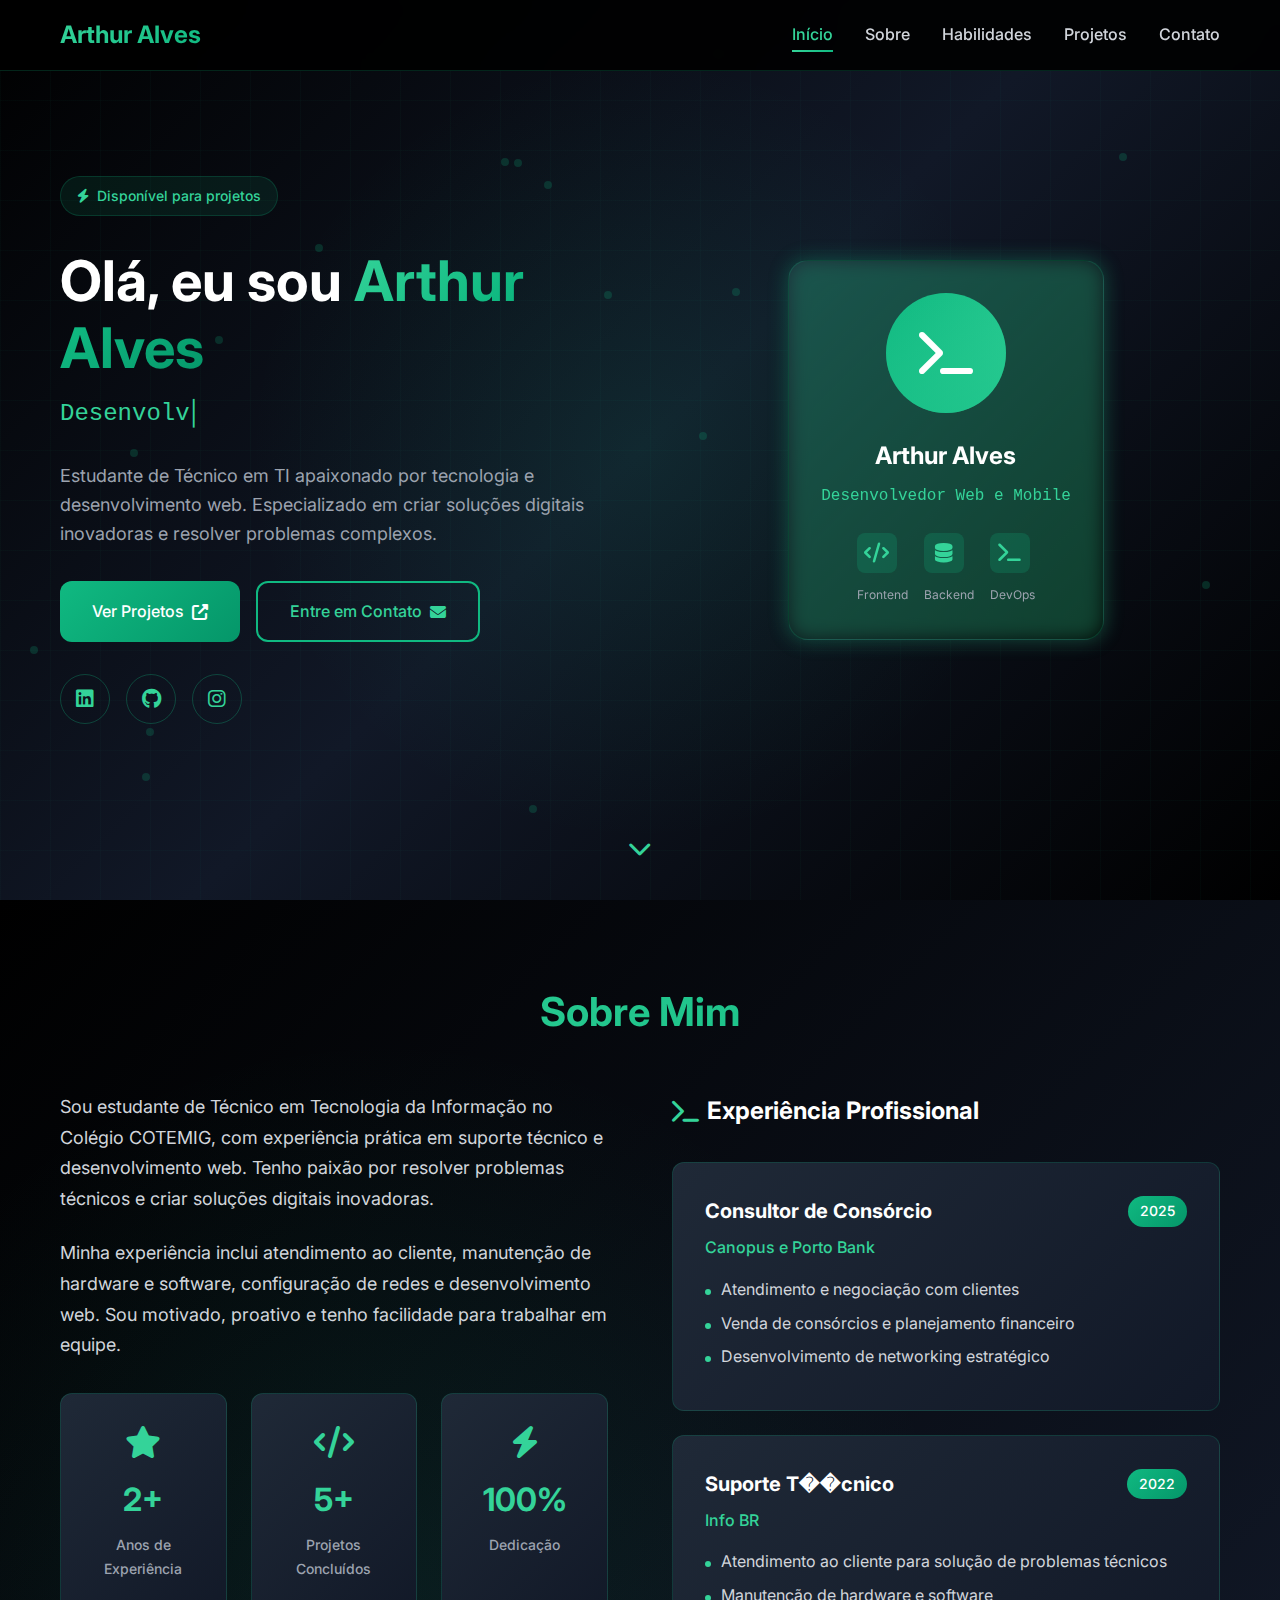
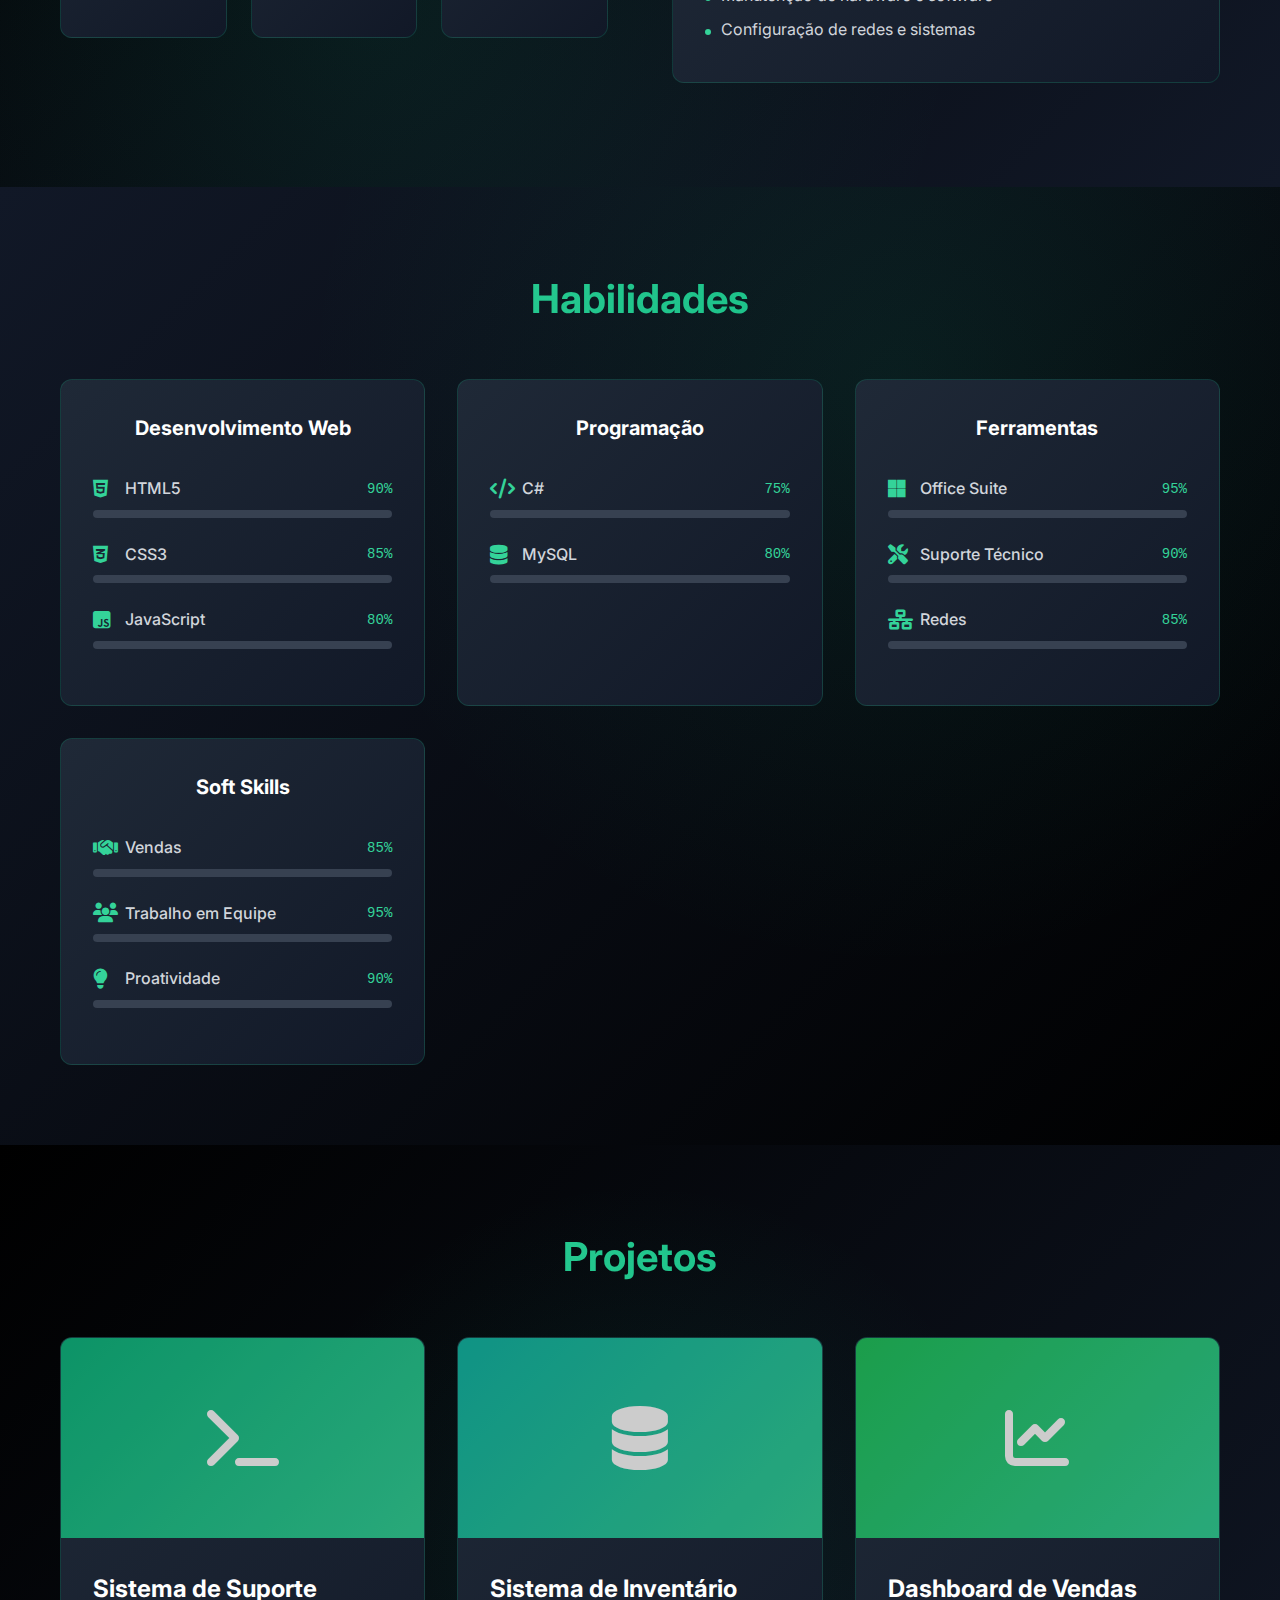
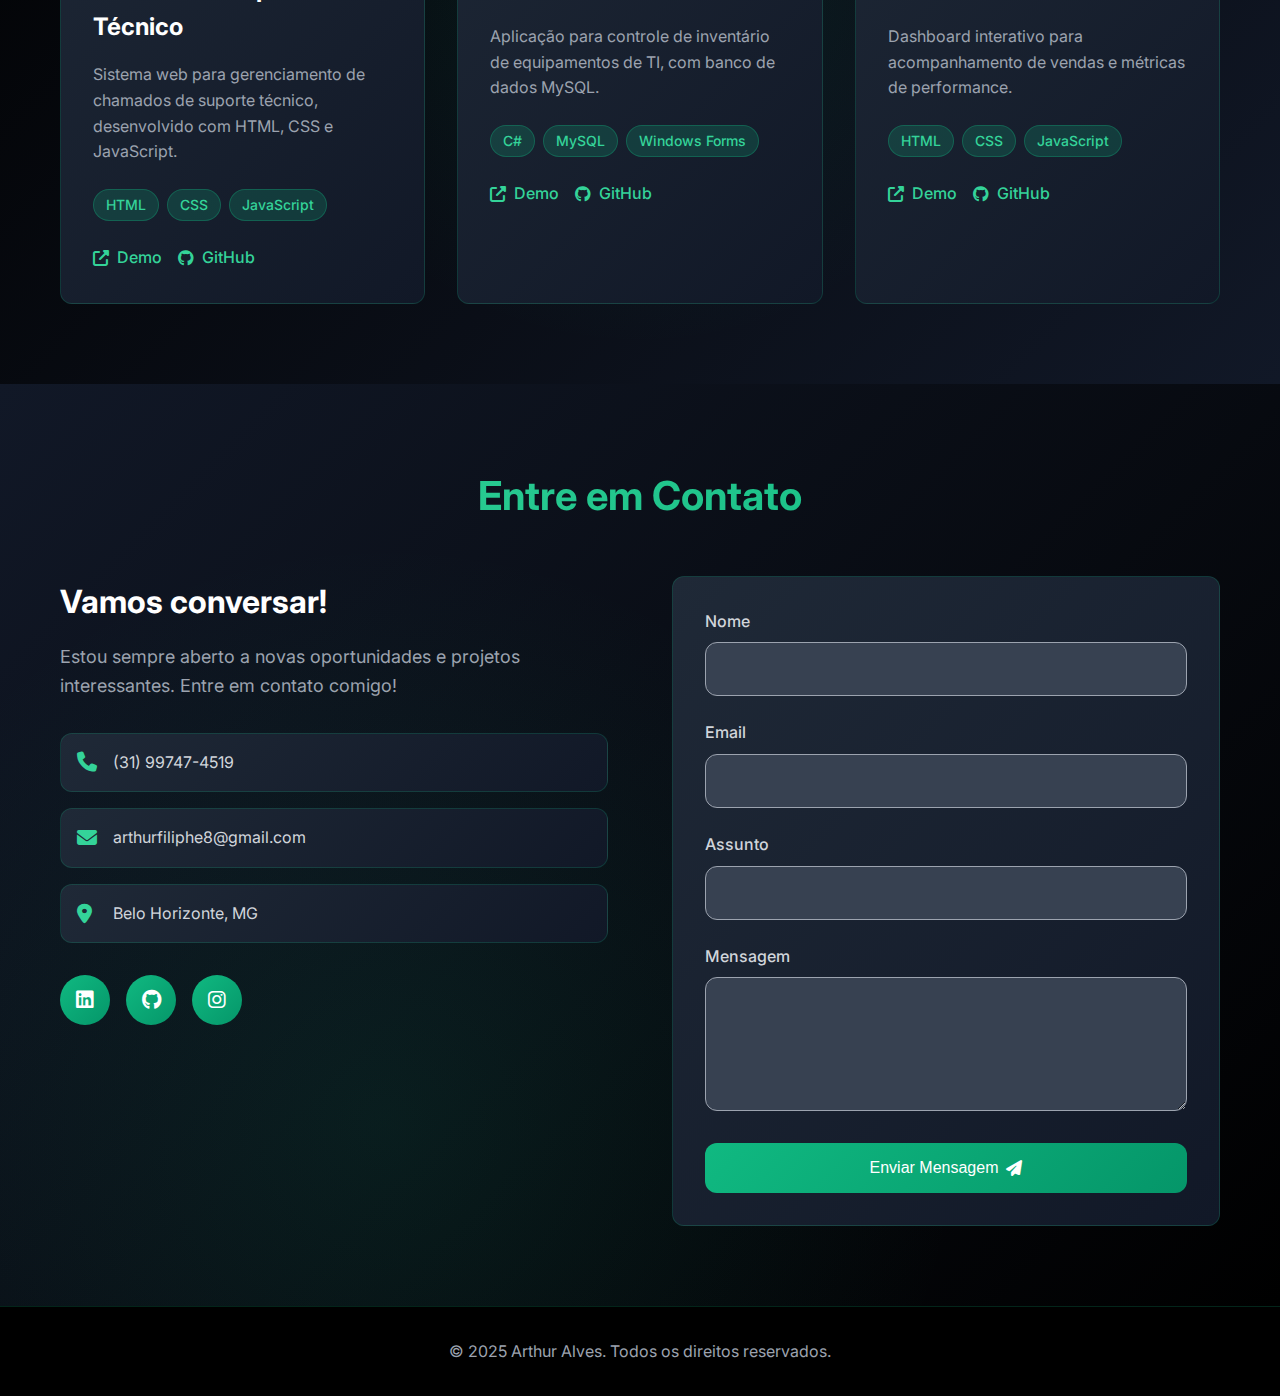
<file: index.html>
<!DOCTYPE html>
<html lang="pt-BR">
<head>
    <meta charset="UTF-8">
    <meta name="viewport" content="width=device-width, initial-scale=1.0">
    <title>Arthur Alves - Desenvolvedor Web e Mobile</title>
    <link rel="stylesheet" href="styles.css">
    <link href="https://fonts.googleapis.com/css2?family=Inter:wght@300;400;500;600;700&display=swap" rel="stylesheet">
    <link rel="stylesheet" href="https://cdnjs.cloudflare.com/ajax/libs/font-awesome/6.4.0/css/all.min.css">
</head>
<body>
    <!-- Navigation -->
    <nav class="navbar">
        <div class="nav-container">
            <div class="nav-logo">
                <a href="#home">Arthur Alves</a>
            </div>
            <ul class="nav-menu">
                <li class="nav-item">
                    <a href="#home" class="nav-link active">Início</a>
                </li>
                <li class="nav-item">
                    <a href="#about" class="nav-link">Sobre</a>
                </li>
                <li class="nav-item">
                    <a href="#skills" class="nav-link">Habilidades</a>
                </li>
                <li class="nav-item">
                    <a href="#projects" class="nav-link">Projetos</a>
                </li>
                <li class="nav-item">
                    <a href="#contact" class="nav-link">Contato</a>
                </li>
            </ul>
            <div class="hamburger">
                <span class="bar"></span>
                <span class="bar"></span>
                <span class="bar"></span>
            </div>
        </div>
    </nav>

    <!-- Hero Section -->
    <section id="home" class="hero">
        <div class="floating-particles"></div>
        <div class="grid-pattern"></div>
        <div class="hero-container">
            <div class="hero-content">
                <div class="hero-badge">
                    <i class="fas fa-bolt"></i>
                    <span>Disponível para projetos</span>
                </div>
                <h1 class="hero-title">
                    Olá, eu sou <span class="highlight">Arthur Alves</span>
                </h1>
                <div class="hero-subtitle">
                    <span class="typed-text"></span>
                    <span class="cursor">|</span>
                </div>
                <p class="hero-description">
                    Estudante de Técnico em TI apaixonado por tecnologia e desenvolvimento web. 
                    Especializado em criar soluções digitais inovadoras e resolver problemas complexos.
                </p>
                <div class="hero-buttons">
                    <a href="#projects" class="btn btn-primary">
                        <span>Ver Projetos</span>
                        <i class="fas fa-external-link-alt"></i>
                    </a>
                    <a href="#contact" class="btn btn-secondary">
                        <span>Entre em Contato</span>
                        <i class="fas fa-envelope"></i>
                    </a>
                </div>
                <div class="social-links">
                    <a href="https://www.linkedin.com/in/arthur-alves-809288302/" target="_blank" class="social-link">
                        <i class="fab fa-linkedin"></i>
                    </a>
                    <a href="https://github.com/arthuralvesmf" target="_blank" class="social-link">
                        <i class="fab fa-github"></i>
                    </a>
                    <a href="http://instagram.com/alvesgwy" target="_blank" class="social-link">
                        <i class="fab fa-instagram"></i>
                    </a>
                </div>
            </div>
            <div class="hero-image">
                <div class="profile-card">
                    <div class="profile-avatar">
                        <i class="fas fa-terminal"></i>
                        <div class="status-indicator"></div>
                    </div>
                    <div class="profile-info">
                        <h3>Arthur Alves</h3>
                        <p>Desenvolvedor Web e Mobile</p>
                    </div>
                    <div class="skill-icons">
                        <div class="skill-icon">
                            <i class="fas fa-code"></i>
                            <span>Frontend</span>
                        </div>
                        <div class="skill-icon">
                            <i class="fas fa-database"></i>
                            <span>Backend</span>
                        </div>
                        <div class="skill-icon">
                            <i class="fas fa-terminal"></i>
                            <span>DevOps</span>
                        </div>
                    </div>
                </div>
            </div>
        </div>
        <div class="scroll-indicator">
            <i class="fas fa-chevron-down"></i>
        </div>
    </section>

    <!-- About Section -->
    <section id="about" class="about">
        <div class="container">
            <h2 class="section-title">Sobre Mim</h2>
            <div class="about-content">
                <div class="about-text">
                    <p>
                        Sou estudante de Técnico em Tecnologia da Informação no Colégio COTEMIG, 
                        com experiência prática em suporte técnico e desenvolvimento web. 
                        Tenho paixão por resolver problemas técnicos e criar soluções digitais inovadoras.
                    </p>
                    <p>
                        Minha experiência inclui atendimento ao cliente, manutenção de hardware e software, 
                        configuração de redes e desenvolvimento web. Sou motivado, proativo e tenho 
                        facilidade para trabalhar em equipe.
                    </p>
                    <div class="stats-grid">
                        <div class="stat-card">
                            <i class="fas fa-star"></i>
                            <h3>2+</h3>
                            <p>Anos de Experiência</p>
                        </div>
                        <div class="stat-card">
                            <i class="fas fa-code"></i>
                            <h3>5+</h3>
                            <p>Projetos Concluídos</p>
                        </div>
                        <div class="stat-card">
                            <i class="fas fa-bolt"></i>
                            <h3>100%</h3>
                            <p>Dedicação</p>
                        </div>
                    </div>
                </div>
                <div class="experience-section">
                    <h3 class="experience-title">
                        <i class="fas fa-terminal"></i>
                        Experiência Profissional
                    </h3>
                    <div class="experience-item">
                        <div class="experience-header">
                            <h4>Consultor de Consórcio</h4>
                            <span class="experience-year">2025</span>
                        </div>
                        <p class="experience-company">Canopus e Porto Bank</p>
                        <ul class="experience-tasks">
                            <li>Atendimento e negociação com clientes</li>
                            <li>Venda de consórcios e planejamento financeiro</li>
                            <li>Desenvolvimento de networking estratégico</li>
                        </ul>
                    </div>
                    <div class="experience-item">
                        <div class="experience-header">
                            <h4>Suporte T��cnico</h4>
                            <span class="experience-year">2022</span>
                        </div>
                        <p class="experience-company">Info BR</p>
                        <ul class="experience-tasks">
                            <li>Atendimento ao cliente para solução de problemas técnicos</li>
                            <li>Manutenção de hardware e software</li>
                            <li>Configuração de redes e sistemas</li>
                        </ul>
                    </div>
                </div>
            </div>
        </div>
    </section>

    <!-- Skills Section -->
    <section id="skills" class="skills">
        <div class="container">
            <h2 class="section-title">Habilidades</h2>
            <div class="skills-grid">
                <div class="skill-category">
                    <h3>Desenvolvimento Web</h3>
                    <div class="skill-item">
                        <div class="skill-info">
                            <i class="fab fa-html5"></i>
                            <span>HTML5</span>
                            <span class="skill-percentage">90%</span>
                        </div>
                        <div class="skill-bar">
                            <div class="skill-progress" data-width="90"></div>
                        </div>
                    </div>
                    <div class="skill-item">
                        <div class="skill-info">
                            <i class="fab fa-css3-alt"></i>
                            <span>CSS3</span>
                            <span class="skill-percentage">85%</span>
                        </div>
                        <div class="skill-bar">
                            <div class="skill-progress" data-width="85"></div>
                        </div>
                    </div>
                    <div class="skill-item">
                        <div class="skill-info">
                            <i class="fab fa-js-square"></i>
                            <span>JavaScript</span>
                            <span class="skill-percentage">80%</span>
                        </div>
                        <div class="skill-bar">
                            <div class="skill-progress" data-width="80"></div>
                        </div>
                    </div>
                </div>

                <div class="skill-category">
                    <h3>Programação</h3>
                    <div class="skill-item">
                        <div class="skill-info">
                            <i class="fas fa-code"></i>
                            <span>C#</span>
                            <span class="skill-percentage">75%</span>
                        </div>
                        <div class="skill-bar">
                            <div class="skill-progress" data-width="75"></div>
                        </div>
                    </div>
                    <div class="skill-item">
                        <div class="skill-info">
                            <i class="fas fa-database"></i>
                            <span>MySQL</span>
                            <span class="skill-percentage">80%</span>
                        </div>
                        <div class="skill-bar">
                            <div class="skill-progress" data-width="80"></div>
                        </div>
                    </div>
                </div>

                <div class="skill-category">
                    <h3>Ferramentas</h3>
                    <div class="skill-item">
                        <div class="skill-info">
                            <i class="fab fa-microsoft"></i>
                            <span>Office Suite</span>
                            <span class="skill-percentage">95%</span>
                        </div>
                        <div class="skill-bar">
                            <div class="skill-progress" data-width="95"></div>
                        </div>
                    </div>
                    <div class="skill-item">
                        <div class="skill-info">
                            <i class="fas fa-tools"></i>
                            <span>Suporte Técnico</span>
                            <span class="skill-percentage">90%</span>
                        </div>
                        <div class="skill-bar">
                            <div class="skill-progress" data-width="90"></div>
                        </div>
                    </div>
                    <div class="skill-item">
                        <div class="skill-info">
                            <i class="fas fa-network-wired"></i>
                            <span>Redes</span>
                            <span class="skill-percentage">85%</span>
                        </div>
                        <div class="skill-bar">
                            <div class="skill-progress" data-width="85"></div>
                        </div>
                    </div>
                </div>

                <div class="skill-category">
                    <h3>Soft Skills</h3>
                    <div class="skill-item">
                        <div class="skill-info">
                            <i class="fas fa-handshake"></i>
                            <span>Vendas</span>
                            <span class="skill-percentage">85%</span>
                        </div>
                        <div class="skill-bar">
                            <div class="skill-progress" data-width="85"></div>
                        </div>
                    </div>
                    <div class="skill-item">
                        <div class="skill-info">
                            <i class="fas fa-users"></i>
                            <span>Trabalho em Equipe</span>
                            <span class="skill-percentage">95%</span>
                        </div>
                        <div class="skill-bar">
                            <div class="skill-progress" data-width="95"></div>
                        </div>
                    </div>
                    <div class="skill-item">
                        <div class="skill-info">
                            <i class="fas fa-lightbulb"></i>
                            <span>Proatividade</span>
                            <span class="skill-percentage">90%</span>
                        </div>
                        <div class="skill-bar">
                            <div class="skill-progress" data-width="90"></div>
                        </div>
                    </div>
                </div>
            </div>
        </div>
    </section>

    <!-- Projects Section -->
    <section id="projects" class="projects">
        <div class="container">
            <h2 class="section-title">Projetos</h2>
            <div class="projects-grid">
                <div class="project-card">
                    <div class="project-image project-gradient-1">
                        <i class="fas fa-terminal"></i>
                    </div>
                    <div class="project-content">
                        <h3>Sistema de Suporte Técnico</h3>
                        <p>Sistema web para gerenciamento de chamados de suporte técnico, desenvolvido com HTML, CSS e JavaScript.</p>
                        <div class="project-tech">
                            <span class="tech-tag">HTML</span>
                            <span class="tech-tag">CSS</span>
                            <span class="tech-tag">JavaScript</span>
                        </div>
                        <div class="project-links">
                            <a href="#" class="project-link">
                                <i class="fas fa-external-link-alt"></i>
                                Demo
                            </a>
                            <a href="#" class="project-link">
                                <i class="fab fa-github"></i>
                                GitHub
                            </a>
                        </div>
                    </div>
                </div>

                <div class="project-card">
                    <div class="project-image project-gradient-2">
                        <i class="fas fa-database"></i>
                    </div>
                    <div class="project-content">
                        <h3>Sistema de Inventário</h3>
                        <p>Aplicação para controle de inventário de equipamentos de TI, com banco de dados MySQL.</p>
                        <div class="project-tech">
                            <span class="tech-tag">C#</span>
                            <span class="tech-tag">MySQL</span>
                            <span class="tech-tag">Windows Forms</span>
                        </div>
                        <div class="project-links">
                            <a href="#" class="project-link">
                                <i class="fas fa-external-link-alt"></i>
                                Demo
                            </a>
                            <a href="#" class="project-link">
                                <i class="fab fa-github"></i>
                                GitHub
                            </a>
                        </div>
                    </div>
                </div>

                <div class="project-card">
                    <div class="project-image project-gradient-3">
                        <i class="fas fa-chart-line"></i>
                    </div>
                    <div class="project-content">
                        <h3>Dashboard de Vendas</h3>
                        <p>Dashboard interativo para acompanhamento de vendas e métricas de performance.</p>
                        <div class="project-tech">
                            <span class="tech-tag">HTML</span>
                            <span class="tech-tag">CSS</span>
                            <span class="tech-tag">JavaScript</span>
                        </div>
                        <div class="project-links">
                            <a href="#" class="project-link">
                                <i class="fas fa-external-link-alt"></i>
                                Demo
                            </a>
                            <a href="#" class="project-link">
                                <i class="fab fa-github"></i>
                                GitHub
                            </a>
                        </div>
                    </div>
                </div>
            </div>
        </div>
    </section>

    <!-- Contact Section -->
    <section id="contact" class="contact">
        <div class="container">
            <h2 class="section-title">Entre em Contato</h2>
            <div class="contact-content">
                <div class="contact-info">
                    <h3>Vamos conversar!</h3>
                    <p>Estou sempre aberto a novas oportunidades e projetos interessantes. Entre em contato comigo!</p>
                    
                    <div class="contact-details">
                        <div class="contact-item">
                            <i class="fas fa-phone"></i>
                            <span>(31) 99747-4519</span>
                        </div>
                        <div class="contact-item">
                            <i class="fas fa-envelope"></i>
                            <span>arthurfiliphe8@gmail.com</span>
                        </div>
                        <div class="contact-item">
                            <i class="fas fa-map-marker-alt"></i>
                            <span>Belo Horizonte, MG</span>
                        </div>
                    </div>

                    <div class="contact-social">
                        <a href="https://www.linkedin.com/in/arthur-alves-809288302/" target="_blank" class="social-btn">
                            <i class="fab fa-linkedin"></i>
                        </a>
                        <a href="https://github.com/arthuralvesmf" target="_blank" class="social-btn">
                            <i class="fab fa-github"></i>
                        </a>
                        <a href="http://instagram.com/alvesgwy" target="_blank" class="social-btn">
                            <i class="fab fa-instagram"></i>
                        </a>
                    </div>
                </div>

                <!-- FormSubmit Contact Form -->
                <form class="contact-form" action="https://formsubmit.co/arthurfiliphe8@gmail.com" method="POST">
                    <!-- FormSubmit Configuration -->
                    <input type="hidden" name="_subject" value="Nova mensagem do portfólio - Arthur Alves">
                    <input type="hidden" name="_captcha" value="false">
                    <input type="hidden" name="_template" value="table">
                    <input type="hidden" name="_next" value="https://arthurfiliphe8.github.io/portfolio/obrigado.html">
                    
                    <div class="form-group">
                        <label for="name">Nome</label>
                        <input type="text" id="name" name="name" required>
                    </div>
                    <div class="form-group">
                        <label for="email">Email</label>
                        <input type="email" id="email" name="email" required>
                    </div>
                    <div class="form-group">
                        <label for="subject">Assunto</label>
                        <input type="text" id="subject" name="subject" required>
                    </div>
                    <div class="form-group">
                        <label for="message">Mensagem</label>
                        <textarea id="message" name="message" rows="5" required></textarea>
                    </div>
                    <button type="submit" class="btn btn-primary btn-full">
                        <span>Enviar Mensagem</span>
                        <i class="fas fa-paper-plane"></i>
                    </button>
                </form>
            </div>
        </div>
    </section>

    <!-- Footer -->
    <footer class="footer">
        <div class="container">
            <p>&copy; 2025 Arthur Alves. Todos os direitos reservados.</p>
        </div>
    </footer>

    <script src="script.js"></script>
</body>
</html>
</file>
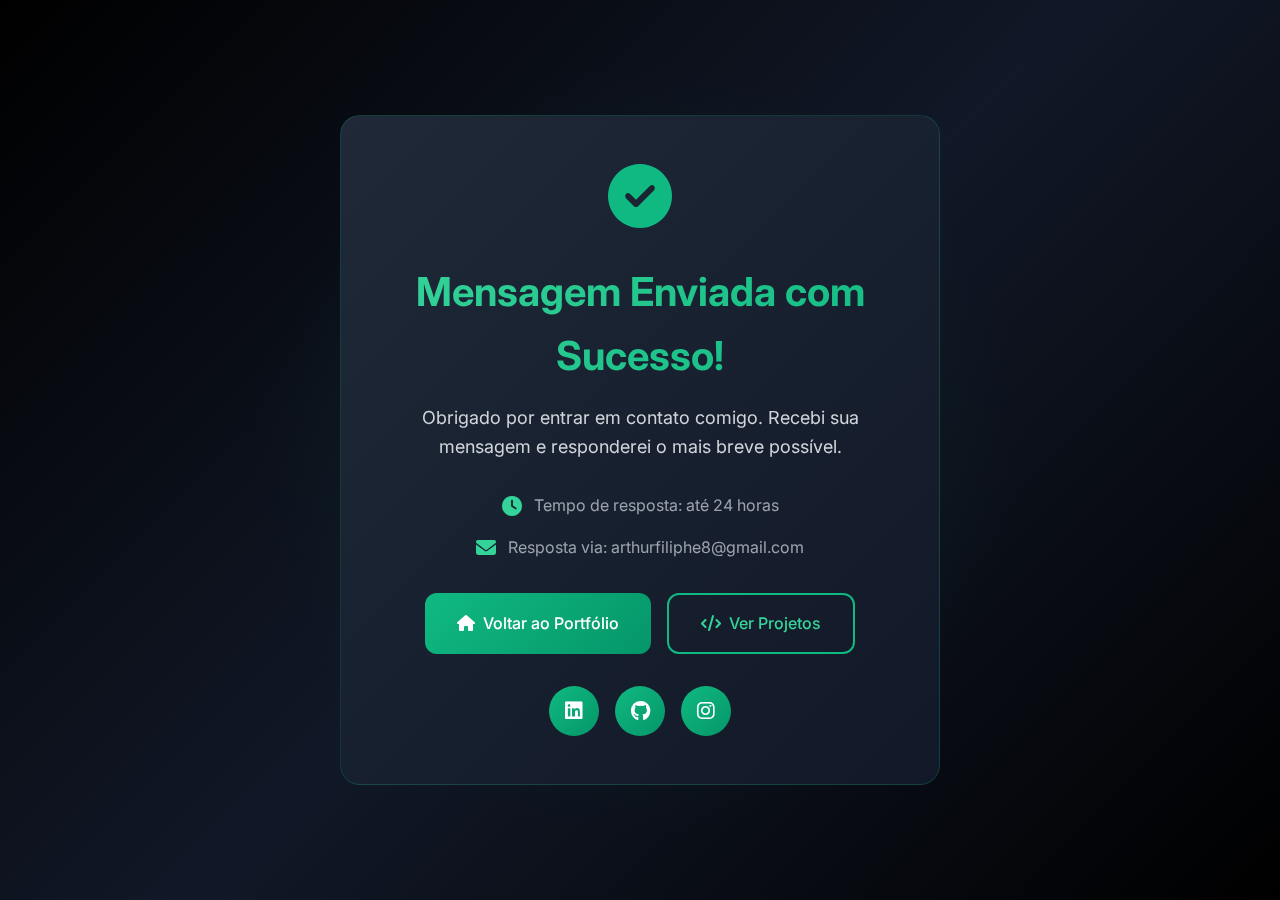
<file: obrigado.html>
<!DOCTYPE html>
<html lang="pt-BR">
<head>
    <meta charset="UTF-8">
    <meta name="viewport" content="width=device-width, initial-scale=1.0">
    <title>Mensagem Enviada - Arthur Alves</title>
    <link rel="stylesheet" href="styles.css">
    <link href="https://fonts.googleapis.com/css2?family=Inter:wght@300;400;500;600;700&display=swap" rel="stylesheet">
    <link rel="stylesheet" href="https://cdnjs.cloudflare.com/ajax/libs/font-awesome/6.4.0/css/all.min.css">
</head>
<body>
    <div class="thank-you-page">
        <div class="thank-you-container">
            <div class="thank-you-content">
                <div class="success-icon">
                    <i class="fas fa-check-circle"></i>
                </div>
                <h1>Mensagem Enviada com Sucesso!</h1>
                <p>Obrigado por entrar em contato comigo. Recebi sua mensagem e responderei o mais breve possível.</p>
                <div class="thank-you-info">
                    <div class="info-item">
                        <i class="fas fa-clock"></i>
                        <span>Tempo de resposta: até 24 horas</span>
                    </div>
                    <div class="info-item">
                        <i class="fas fa-envelope"></i>
                        <span>Resposta via: arthurfiliphe8@gmail.com</span>
                    </div>
                </div>
                <div class="thank-you-buttons">
                    <a href="index.html" class="btn btn-primary">
                        <i class="fas fa-home"></i>
                        <span>Voltar ao Portfólio</span>
                    </a>
                    <a href="index.html#projects" class="btn btn-secondary">
                        <i class="fas fa-code"></i>
                        <span>Ver Projetos</span>
                    </a>
                </div>
                <div class="social-links">
                    <a href="https://www.linkedin.com/in/arthur-alves-809288302/" target="_blank" class="social-btn">
                        <i class="fab fa-linkedin"></i>
                    </a>
                    <a href="https://github.com/arthuralvesmf" target="_blank" class="social-btn">
                        <i class="fab fa-github"></i>
                    </a>
                    <a href="http://instagram.com/alvesgwy" target="_blank" class="social-btn">
                        <i class="fab fa-instagram"></i>
                    </a>
                </div>
            </div>
        </div>
    </div>

    <style>
        .thank-you-page {
            min-height: 100vh;
            background: linear-gradient(135deg, var(--black) 0%, var(--dark-gray) 50%, var(--black) 100%);
            display: flex;
            align-items: center;
            justify-content: center;
            padding: 2rem;
            position: relative;
            overflow: hidden;
        }

        .thank-you-page::before {
            content: '';
            position: absolute;
            top: 0;
            left: 0;
            right: 0;
            bottom: 0;
            background: radial-gradient(circle at 50% 50%, rgba(16, 185, 129, 0.1) 0%, transparent 50%);
        }

        .thank-you-container {
            position: relative;
            z-index: 2;
            max-width: 600px;
            width: 100%;
        }

        .thank-you-content {
            background: linear-gradient(135deg, var(--medium-gray), var(--dark-gray));
            padding: 3rem;
            border-radius: 20px;
            border: 1px solid rgba(16, 185, 129, 0.2);
            text-align: center;
            backdrop-filter: blur(10px);
        }

        .success-icon {
            margin-bottom: 2rem;
        }

        .success-icon i {
            font-size: 4rem;
            color: var(--primary-green);
            animation: pulse 2s infinite;
        }

        .thank-you-content h1 {
            font-size: 2.5rem;
            font-weight: 700;
            margin-bottom: 1rem;
            background: linear-gradient(135deg, var(--accent-green), var(--primary-green));
            -webkit-background-clip: text;
            -webkit-text-fill-color: transparent;
            background-clip: text;
        }

        .thank-you-content p {
            font-size: 1.125rem;
            color: var(--light-text);
            margin-bottom: 2rem;
            line-height: 1.6;
        }

        .thank-you-info {
            margin-bottom: 2rem;
        }

        .info-item {
            display: flex;
            align-items: center;
            justify-content: center;
            gap: 0.75rem;
            margin-bottom: 1rem;
            color: var(--text-gray);
        }

        .info-item i {
            color: var(--accent-green);
            font-size: 1.25rem;
        }

        .thank-you-buttons {
            display: flex;
            gap: 1rem;
            justify-content: center;
            margin-bottom: 2rem;
            flex-wrap: wrap;
        }

        .social-links {
            display: flex;
            gap: 1rem;
            justify-content: center;
        }

        @media (max-width: 768px) {
            .thank-you-content {
                padding: 2rem;
            }

            .thank-you-content h1 {
                font-size: 2rem;
            }

            .thank-you-buttons {
                flex-direction: column;
                align-items: center;
            }

            .btn {
                width: 100%;
                max-width: 250px;
            }
        }
    </style>
</body>
</html>
</file>
<file: styles.css>
/* Reset and Base Styles */
* {
    margin: 0;
    padding: 0;
    box-sizing: border-box;
}

:root {
    /* Green Color Palette */
    --primary-green: #10B981;
    --secondary-green: #059669;
    --accent-green: #34D399;
    --light-green: #6EE7B7;
    --dark-green: #047857;
    
    /* Black and Gray Palette */
    --black: #000000;
    --dark-gray: #111827;
    --medium-gray: #1F2937;
    --light-gray: #374151;
    --text-gray: #9CA3AF;
    --light-text: #D1D5DB;
    --white: #FFFFFF;
    
    /* Effects */
    --shadow: 0 4px 6px -1px rgba(0, 0, 0, 0.1);
    --shadow-lg: 0 20px 25px -5px rgba(0, 0, 0, 0.1);
    --shadow-green: 0 10px 30px rgba(16, 185, 129, 0.3);
    --transition: all 0.3s ease;
    --border-radius: 12px;
}

html {
    scroll-behavior: smooth;
}

body {
    font-family: 'Inter', sans-serif;
    line-height: 1.6;
    color: var(--white);
    background-color: var(--black);
    overflow-x: hidden;
}

.container {
    max-width: 1200px;
    margin: 0 auto;
    padding: 0 20px;
}

/* Navigation */
.navbar {
    position: fixed;
    top: 0;
    width: 100%;
    background: rgba(0, 0, 0, 0.9);
    backdrop-filter: blur(10px);
    z-index: 1000;
    transition: var(--transition);
    border-bottom: 1px solid rgba(16, 185, 129, 0.2);
}

.nav-container {
    max-width: 1200px;
    margin: 0 auto;
    padding: 0 20px;
    display: flex;
    justify-content: space-between;
    align-items: center;
    height: 70px;
}

.nav-logo a {
    font-size: 1.5rem;
    font-weight: 700;
    background: linear-gradient(135deg, var(--accent-green), var(--primary-green));
    -webkit-background-clip: text;
    -webkit-text-fill-color: transparent;
    background-clip: text;
    text-decoration: none;
}

.nav-menu {
    display: flex;
    list-style: none;
    gap: 2rem;
}

.nav-link {
    color: var(--light-text);
    text-decoration: none;
    font-weight: 500;
    transition: var(--transition);
    position: relative;
    padding: 0.5rem 0;
}

.nav-link:hover,
.nav-link.active {
    color: var(--accent-green);
}

.nav-link::after {
    content: '';
    position: absolute;
    bottom: 0;
    left: 0;
    width: 0;
    height: 2px;
    background: linear-gradient(135deg, var(--accent-green), var(--primary-green));
    transition: var(--transition);
}

.nav-link:hover::after,
.nav-link.active::after {
    width: 100%;
}

.hamburger {
    display: none;
    flex-direction: column;
    cursor: pointer;
    gap: 4px;
}

.bar {
    width: 25px;
    height: 3px;
    background: var(--white);
    transition: var(--transition);
    border-radius: 2px;
}

.hamburger.active .bar:nth-child(1) {
    transform: rotate(45deg) translate(5px, 5px);
}

.hamburger.active .bar:nth-child(2) {
    opacity: 0;
}

.hamburger.active .bar:nth-child(3) {
    transform: rotate(-45deg) translate(7px, -6px);
}

/* Hero Section */
.hero {
    position: relative;
    min-height: 100vh;
    display: flex;
    align-items: center;
    justify-content: center;
    overflow: hidden;
    background: linear-gradient(135deg, var(--black) 0%, var(--dark-gray) 50%, var(--black) 100%);
}

.floating-particles {
    position: absolute;
    top: 0;
    left: 0;
    width: 100%;
    height: 100%;
    overflow: hidden;
    pointer-events: none;
}

.floating-particles::before {
    content: '';
    position: absolute;
    top: 0;
    left: 0;
    width: 100%;
    height: 100%;
    background: radial-gradient(circle at 50% 50%, rgba(16, 185, 129, 0.1) 0%, transparent 50%);
}

.grid-pattern {
    position: absolute;
    top: 0;
    left: 0;
    width: 100%;
    height: 100%;
    background-image: 
        linear-gradient(rgba(16, 185, 129, 0.03) 1px, transparent 1px),
        linear-gradient(90deg, rgba(16, 185, 129, 0.03) 1px, transparent 1px);
    background-size: 50px 50px;
}

.hero-container {
    position: relative;
    z-index: 10;
    max-width: 1200px;
    margin: 0 auto;
    padding: 0 20px;
    display: grid;
    grid-template-columns: 1fr 1fr;
    gap: 4rem;
    align-items: center;
}

.hero-content {
    text-align: left;
}

.hero-badge {
    display: inline-flex;
    align-items: center;
    gap: 0.5rem;
    background: rgba(16, 185, 129, 0.1);
    border: 1px solid rgba(16, 185, 129, 0.2);
    border-radius: 50px;
    padding: 0.5rem 1rem;
    color: var(--accent-green);
    font-size: 0.875rem;
    font-weight: 500;
    margin-bottom: 2rem;
}

.hero-badge i {
    animation: pulse 2s infinite;
}

.hero-title {
    font-size: 3.5rem;
    font-weight: 700;
    margin-bottom: 1rem;
    line-height: 1.2;
}

.highlight {
    background: linear-gradient(135deg, var(--accent-green), var(--primary-green), var(--secondary-green));
    -webkit-background-clip: text;
    -webkit-text-fill-color: transparent;
    background-clip: text;
    animation: pulse 3s infinite;
}

.hero-subtitle {
    font-size: 1.5rem;
    margin-bottom: 2rem;
    height: 2rem;
    display: flex;
    align-items: center;
}

.typed-text {
    color: var(--accent-green);
    font-family: 'Courier New', monospace;
}

.cursor {
    color: var(--accent-green);
    animation: blink 1s infinite;
}

.hero-description {
    font-size: 1.125rem;
    color: var(--text-gray);
    margin-bottom: 2rem;
    line-height: 1.6;
    max-width: 600px;
}

.hero-buttons {
    display: flex;
    gap: 1rem;
    margin-bottom: 2rem;
}

.btn {
    display: inline-flex;
    align-items: center;
    gap: 0.5rem;
    padding: 1rem 2rem;
    border-radius: var(--border-radius);
    text-decoration: none;
    font-weight: 500;
    transition: var(--transition);
    border: none;
    cursor: pointer;
    font-size: 1rem;
}

.btn-primary {
    background: linear-gradient(135deg, var(--primary-green), var(--secondary-green));
    color: var(--white);
}

.btn-primary:hover {
    background: linear-gradient(135deg, var(--secondary-green), var(--dark-green));
    transform: translateY(-2px);
    box-shadow: var(--shadow-green);
}

.btn-secondary {
    background: transparent;
    color: var(--accent-green);
    border: 2px solid var(--primary-green);
}

.btn-secondary:hover {
    background: var(--primary-green);
    color: var(--white);
    transform: translateY(-2px);
}

.btn-full {
    width: 100%;
    justify-content: center;
}

.social-links {
    display: flex;
    gap: 1rem;
}

.social-link {
    width: 50px;
    height: 50px;
    border: 1px solid rgba(16, 185, 129, 0.3);
    border-radius: 50%;
    display: flex;
    align-items: center;
    justify-content: center;
    color: var(--accent-green);
    text-decoration: none;
    transition: var(--transition);
    font-size: 1.25rem;
}

.social-link:hover {
    background: var(--primary-green);
    color: var(--white);
    transform: translateY(-3px) rotate(12deg);
    border-color: var(--primary-green);
}

/* Profile Card */
.hero-image {
    display: flex;
    justify-content: center;
}

.profile-card {
    position: relative;
    background: linear-gradient(135deg, var(--medium-gray), var(--black));
    padding: 2rem;
    border-radius: 20px;
    border: 1px solid rgba(16, 185, 129, 0.2);
    backdrop-filter: blur(10px);
    text-align: center;
    max-width: 350px;
}

.profile-card::before {
    content: '';
    position: absolute;
    top: -2px;
    left: -2px;
    right: -2px;
    bottom: -2px;
    background: linear-gradient(135deg, var(--primary-green), var(--accent-green));
    border-radius: 20px;
    z-index: -1;
    opacity: 0.3;
    filter: blur(10px);
    animation: pulse 3s infinite;
}

.profile-avatar {
    position: relative;
    width: 120px;
    height: 120px;
    background: linear-gradient(135deg, var(--primary-green), var(--accent-green));
    border-radius: 50%;
    display: flex;
    align-items: center;
    justify-content: center;
    margin: 0 auto 1.5rem;
    font-size: 3rem;
    color: var(--white);
    overflow: hidden;
}

.profile-avatar::after {
    content: '';
    position: absolute;
    top: 0;
    left: 0;
    right: 0;
    bottom: 0;
    background: linear-gradient(to top, rgba(16, 185, 129, 0.5), transparent);
}

.profile-avatar i {
    position: relative;
    z-index: 2;
    animation: pulse 2s infinite;
}

.status-indicator {
    position: absolute;
    top: -5px;
    right: -5px;
    width: 25px;
    height: 25px;
    background: var(--primary-green);
    border: 3px solid var(--black);
    border-radius: 50%;
    animation: pulse 2s infinite;
}

.profile-info h3 {
    font-size: 1.5rem;
    margin-bottom: 0.5rem;
    color: var(--white);
}

.profile-info p {
    color: var(--accent-green);
    font-family: 'Courier New', monospace;
    margin-bottom: 1.5rem;
}

.skill-icons {
    display: flex;
    justify-content: center;
    gap: 1rem;
}

.skill-icon {
    text-align: center;
}

.skill-icon i {
    width: 40px;
    height: 40px;
    background: rgba(16, 185, 129, 0.2);
    border-radius: 8px;
    display: flex;
    align-items: center;
    justify-content: center;
    color: var(--accent-green);
    margin-bottom: 0.5rem;
    transition: var(--transition);
    font-size: 1.25rem;
}

.skill-icon:hover i {
    background: rgba(16, 185, 129, 0.3);
    transform: scale(1.1);
}

.skill-icon span {
    font-size: 0.75rem;
    color: var(--text-gray);
}

.scroll-indicator {
    position: absolute;
    bottom: 2rem;
    left: 50%;
    transform: translateX(-50%);
    color: var(--accent-green);
    font-size: 1.5rem;
    animation: bounce 2s infinite;
    cursor: pointer;
}

/* Section Styles */
section {
    padding: 5rem 0;
    position: relative;
}

.section-title {
    font-size: 2.5rem;
    font-weight: 700;
    text-align: center;
    margin-bottom: 3rem;
    background: linear-gradient(135deg, var(--accent-green), var(--primary-green));
    -webkit-background-clip: text;
    -webkit-text-fill-color: transparent;
    background-clip: text;
}

/* About Section */
.about {
    background: linear-gradient(135deg, var(--black) 0%, var(--dark-gray) 100%);
    position: relative;
}

.about::before {
    content: '';
    position: absolute;
    top: 0;
    left: 0;
    right: 0;
    bottom: 0;
    background: radial-gradient(circle at 30% 80%, rgba(16, 185, 129, 0.1) 0%, transparent 50%);
}

.about-content {
    position: relative;
    z-index: 2;
    display: grid;
    grid-template-columns: 1fr 1fr;
    gap: 4rem;
    align-items: start;
}

.about-text p {
    font-size: 1.125rem;
    color: var(--light-text);
    margin-bottom: 1.5rem;
    line-height: 1.7;
}

.stats-grid {
    display: grid;
    grid-template-columns: repeat(3, 1fr);
    gap: 1.5rem;
    margin-top: 2rem;
}

.stat-card {
    background: linear-gradient(135deg, var(--medium-gray), var(--dark-gray));
    padding: 2rem 1rem;
    border-radius: var(--border-radius);
    text-align: center;
    border: 1px solid rgba(16, 185, 129, 0.2);
    transition: var(--transition);
}

.stat-card:hover {
    transform: translateY(-5px);
    border-color: rgba(16, 185, 129, 0.4);
    box-shadow: var(--shadow-green);
}

.stat-card i {
    font-size: 2rem;
    color: var(--accent-green);
    margin-bottom: 1rem;
    animation: pulse 2s infinite;
}

.stat-card h3 {
    font-size: 2rem;
    font-weight: 700;
    color: var(--accent-green);
    margin-bottom: 0.5rem;
}

.stat-card p {
    color: var(--text-gray);
    font-weight: 500;
    font-size: 0.875rem;
}

.experience-section {
    position: relative;
}

.experience-title {
    font-size: 1.5rem;
    color: var(--white);
    margin-bottom: 2rem;
    display: flex;
    align-items: center;
    gap: 0.5rem;
}

.experience-title i {
    color: var(--accent-green);
}

.experience-item {
    background: linear-gradient(135deg, var(--medium-gray), var(--dark-gray));
    padding: 2rem;
    border-radius: var(--border-radius);
    border: 1px solid rgba(16, 185, 129, 0.2);
    margin-bottom: 1.5rem;
    transition: var(--transition);
}

.experience-item:hover {
    transform: translateY(-3px);
    border-color: rgba(16, 185, 129, 0.4);
    box-shadow: var(--shadow-green);
}

.experience-header {
    display: flex;
    justify-content: space-between;
    align-items: center;
    margin-bottom: 0.5rem;
}

.experience-header h4 {
    font-size: 1.25rem;
    color: var(--white);
    transition: var(--transition);
}

.experience-item:hover .experience-header h4 {
    color: var(--accent-green);
}

.experience-year {
    background: linear-gradient(135deg, var(--primary-green), var(--secondary-green));
    color: var(--white);
    padding: 0.25rem 0.75rem;
    border-radius: 20px;
    font-size: 0.875rem;
    font-weight: 500;
}

.experience-company {
    color: var(--accent-green);
    font-weight: 500;
    margin-bottom: 1rem;
}

.experience-tasks {
    list-style: none;
}

.experience-tasks li {
    color: var(--light-text);
    margin-bottom: 0.5rem;
    padding-left: 1rem;
    position: relative;
}

.experience-tasks li::before {
    content: '';
    position: absolute;
    left: 0;
    top: 0.75rem;
    width: 6px;
    height: 6px;
    background: var(--accent-green);
    border-radius: 50%;
}

/* Skills Section */
.skills {
    background: linear-gradient(135deg, var(--dark-gray) 0%, var(--black) 100%);
    position: relative;
}

.skills::before {
    content: '';
    position: absolute;
    top: 0;
    left: 0;
    right: 0;
    bottom: 0;
    background: radial-gradient(circle at 70% 20%, rgba(16, 185, 129, 0.1) 0%, transparent 50%);
}

.skills-grid {
    position: relative;
    z-index: 2;
    display: grid;
    grid-template-columns: repeat(auto-fit, minmax(280px, 1fr));
    gap: 2rem;
}

.skill-category {
    background: linear-gradient(135deg, var(--medium-gray), var(--dark-gray));
    padding: 2rem;
    border-radius: var(--border-radius);
    border: 1px solid rgba(16, 185, 129, 0.2);
    transition: var(--transition);
}

.skill-category:hover {
    transform: translateY(-5px);
    border-color: rgba(16, 185, 129, 0.4);
    box-shadow: var(--shadow-green);
}

.skill-category h3 {
    font-size: 1.25rem;
    color: var(--white);
    margin-bottom: 2rem;
    text-align: center;
    transition: var(--transition);
}

.skill-category:hover h3 {
    color: var(--accent-green);
}

.skill-item {
    margin-bottom: 1.5rem;
}

.skill-info {
    display: flex;
    align-items: center;
    gap: 0.75rem;
    margin-bottom: 0.5rem;
}

.skill-info i {
    color: var(--accent-green);
    font-size: 1.25rem;
    width: 20px;
}

.skill-info span:nth-child(2) {
    flex: 1;
    color: var(--light-text);
    font-weight: 500;
}

.skill-percentage {
    color: var(--accent-green);
    font-family: 'Courier New', monospace;
    font-size: 0.875rem;
}

.skill-bar {
    width: 100%;
    height: 8px;
    background: var(--light-gray);
    border-radius: 4px;
    overflow: hidden;
}

.skill-progress {
    height: 100%;
    background: linear-gradient(135deg, var(--primary-green), var(--accent-green));
    border-radius: 4px;
    width: 0;
    transition: width 1s ease-out;
}

/* Projects Section */
.projects {
    background: linear-gradient(135deg, var(--black) 0%, var(--dark-gray) 100%);
    position: relative;
}

.projects::before {
    content: '';
    position: absolute;
    top: 0;
    left: 0;
    right: 0;
    bottom: 0;
    background: radial-gradient(circle at 50% 50%, rgba(16, 185, 129, 0.1) 0%, transparent 50%);
}

.projects-grid {
    position: relative;
    z-index: 2;
    display: grid;
    grid-template-columns: repeat(auto-fit, minmax(350px, 1fr));
    gap: 2rem;
}

.project-card {
    background: linear-gradient(135deg, var(--medium-gray), var(--dark-gray));
    border-radius: var(--border-radius);
    overflow: hidden;
    border: 1px solid rgba(16, 185, 129, 0.2);
    transition: var(--transition);
}

.project-card:hover {
    transform: translateY(-10px);
    border-color: rgba(16, 185, 129, 0.4);
    box-shadow: var(--shadow-green);
}

.project-image {
    height: 200px;
    display: flex;
    align-items: center;
    justify-content: center;
    font-size: 4rem;
    color: var(--white);
    position: relative;
    overflow: hidden;
}

.project-gradient-1 {
    background: linear-gradient(135deg, var(--primary-green), var(--accent-green));
}

.project-gradient-2 {
    background: linear-gradient(135deg, #14B8A6, var(--accent-green));
}

.project-gradient-3 {
    background: linear-gradient(135deg, #22C55E, var(--accent-green));
}

.project-image::after {
    content: '';
    position: absolute;
    top: 0;
    left: 0;
    right: 0;
    bottom: 0;
    background: rgba(0, 0, 0, 0.2);
    transition: var(--transition);
}

.project-card:hover .project-image::after {
    background: rgba(0, 0, 0, 0.1);
}

.project-card:hover .project-image i {
    transform: scale(1.1);
}

.project-content {
    padding: 2rem;
}

.project-content h3 {
    font-size: 1.5rem;
    color: var(--white);
    margin-bottom: 1rem;
    transition: var(--transition);
}

.project-card:hover .project-content h3 {
    color: var(--accent-green);
}

.project-content p {
    color: var(--text-gray);
    margin-bottom: 1.5rem;
    line-height: 1.6;
}

.project-tech {
    display: flex;
    flex-wrap: wrap;
    gap: 0.5rem;
    margin-bottom: 1.5rem;
}

.tech-tag {
    background: rgba(16, 185, 129, 0.2);
    color: var(--accent-green);
    padding: 0.25rem 0.75rem;
    border-radius: 20px;
    font-size: 0.875rem;
    font-weight: 500;
    border: 1px solid rgba(16, 185, 129, 0.3);
}

.project-links {
    display: flex;
    gap: 1rem;
}

.project-link {
    color: var(--accent-green);
    text-decoration: none;
    font-weight: 500;
    display: flex;
    align-items: center;
    gap: 0.5rem;
    transition: var(--transition);
}

.project-link:hover {
    color: var(--light-green);
    transform: translateX(3px);
}

/* Contact Section */
.contact {
    background: linear-gradient(135deg, var(--dark-gray) 0%, var(--black) 100%);
    position: relative;
}

.contact::before {
    content: '';
    position: absolute;
    top: 0;
    left: 0;
    right: 0;
    bottom: 0;
    background: radial-gradient(circle at 30% 80%, rgba(16, 185, 129, 0.1) 0%, transparent 50%);
}

.contact-content {
    position: relative;
    z-index: 2;
    display: grid;
    grid-template-columns: 1fr 1fr;
    gap: 4rem;
}

.contact-info h3 {
    font-size: 2rem;
    color: var(--white);
    margin-bottom: 1rem;
}

.contact-info p {
    font-size: 1.125rem;
    color: var(--text-gray);
    margin-bottom: 2rem;
    line-height: 1.6;
}

.contact-details {
    margin-bottom: 2rem;
}

.contact-item {
    display: flex;
    align-items: center;
    gap: 1rem;
    padding: 1rem;
    background: linear-gradient(135deg, var(--medium-gray), var(--dark-gray));
    border-radius: var(--border-radius);
    border: 1px solid rgba(16, 185, 129, 0.2);
    margin-bottom: 1rem;
    transition: var(--transition);
}

.contact-item:hover {
    border-color: rgba(16, 185, 129, 0.4);
    transform: translateX(5px);
}

.contact-item i {
    color: var(--accent-green);
    font-size: 1.25rem;
    width: 20px;
}

.contact-item span {
    color: var(--light-text);
    transition: var(--transition);
}

.contact-item:hover span {
    color: var(--white);
}

.contact-social {
    display: flex;
    gap: 1rem;
}

.social-btn {
    width: 50px;
    height: 50px;
    background: linear-gradient(135deg, var(--primary-green), var(--secondary-green));
    color: var(--white);
    border-radius: 50%;
    display: flex;
    align-items: center;
    justify-content: center;
    text-decoration: none;
    transition: var(--transition);
    font-size: 1.25rem;
}

.social-btn:hover {
    background: linear-gradient(135deg, var(--secondary-green), var(--dark-green));
    transform: translateY(-3px) rotate(12deg);
    box-shadow: var(--shadow-green);
}

/* Contact Form */
.contact-form {
    background: linear-gradient(135deg, var(--medium-gray), var(--dark-gray));
    padding: 2rem;
    border-radius: var(--border-radius);
    border: 1px solid rgba(16, 185, 129, 0.2);
}

.form-group {
    margin-bottom: 1.5rem;
}

.form-group label {
    display: block;
    margin-bottom: 0.5rem;
    font-weight: 500;
    color: var(--light-text);
}

.form-group input,
.form-group textarea {
    width: 100%;
    padding: 1rem;
    background: var(--light-gray);
    border: 1px solid var(--text-gray);
    border-radius: var(--border-radius);
    color: var(--white);
    font-family: inherit;
    font-size: 1rem;
    transition: var(--transition);
}

.form-group input:focus,
.form-group textarea:focus {
    outline: none;
    border-color: var(--primary-green);
    box-shadow: 0 0 0 3px rgba(16, 185, 129, 0.1);
}

.form-group textarea {
    resize: vertical;
    min-height: 120px;
}

/* Footer */
.footer {
    background: var(--black);
    border-top: 1px solid rgba(16, 185, 129, 0.2);
    padding: 2rem 0;
    text-align: center;
}

.footer p {
    color: var(--text-gray);
}

/* Notification */
.notification {
    position: fixed;
    top: 20px;
    right: 20px;
    background: var(--primary-green);
    color: var(--white);
    padding: 1rem 1.5rem;
    border-radius: var(--border-radius);
    box-shadow: var(--shadow-lg);
    z-index: 10000;
    transform: translateX(100%);
    transition: transform 0.3s ease;
    max-width: 400px;
}

.notification.show {
    transform: translateX(0);
}

.notification.hidden {
    display: none;
}

.notification.error {
    background: #EF4444;
}

.notification-content {
    display: flex;
    align-items: center;
    justify-content: space-between;
    gap: 1rem;
}

.notification-close {
    background: none;
    border: none;
    color: var(--white);
    font-size: 1.5rem;
    cursor: pointer;
    padding: 0;
    line-height: 1;
}

/* Animations */
@keyframes pulse {
    0%, 100% {
        opacity: 1;
    }
    50% {
        opacity: 0.7;
    }
}

@keyframes blink {
    0%, 50% {
        opacity: 1;
    }
    51%, 100% {
        opacity: 0;
    }
}

@keyframes bounce {
    0%, 20%, 50%, 80%, 100% {
        transform: translateY(0) translateX(-50%);
    }
    40% {
        transform: translateY(-10px) translateX(-50%);
    }
    60% {
        transform: translateY(-5px) translateX(-50%);
    }
}

@keyframes fadeInUp {
    from {
        opacity: 0;
        transform: translateY(30px);
    }
    to {
        opacity: 1;
        transform: translateY(0);
    }
}

.fade-in-up {
    animation: fadeInUp 0.6s ease-out;
}

/* Responsive Design */
@media (max-width: 768px) {
    .hamburger {
        display: flex;
    }

    .nav-menu {
        position: fixed;
        left: -100%;
        top: 70px;
        flex-direction: column;
        background: rgba(0, 0, 0, 0.95);
        width: 100%;
        text-align: center;
        transition: var(--transition);
        box-shadow: var(--shadow);
        padding: 2rem 0;
        border-top: 1px solid rgba(16, 185, 129, 0.2);
    }

    .nav-menu.active {
        left: 0;
    }

    .nav-menu li {
        margin: 1rem 0;
    }

    .hero-container {
        grid-template-columns: 1fr;
        text-align: center;
        gap: 2rem;
    }

    .hero-title {
        font-size: 2.5rem;
    }

    .hero-buttons {
        justify-content: center;
        flex-wrap: wrap;
    }

    .about-content {
        grid-template-columns: 1fr;
        gap: 2rem;
    }

    .stats-grid {
        grid-template-columns: 1fr;
        gap: 1rem;
    }

    .contact-content {
        grid-template-columns: 1fr;
        gap: 2rem;
    }

    .skills-grid {
        grid-template-columns: 1fr;
    }

    .projects-grid {
        grid-template-columns: 1fr;
    }

    .section-title {
        font-size: 2rem;
    }

    .hero-subtitle {
        font-size: 1.25rem;
    }
}

@media (max-width: 480px) {
    .container {
        padding: 0 15px;
    }

    .hero-title {
        font-size: 2rem;
    }

    .hero-subtitle {
        font-size: 1.1rem;
    }

    .btn {
        padding: 0.75rem 1.5rem;
        font-size: 0.9rem;
    }

    .profile-card {
        padding: 1.5rem;
        max-width: 300px;
    }

    .profile-avatar {
        width: 100px;
        height: 100px;
        font-size: 2.5rem;
    }

    .skill-icons {
        gap: 0.5rem;
    }

    .skill-icon i {
        width: 35px;
        height: 35px;
        font-size: 1rem;
    }

    .projects-grid {
        grid-template-columns: 1fr;
    }

    .project-card {
        margin: 0 10px;
    }
}
</file>
